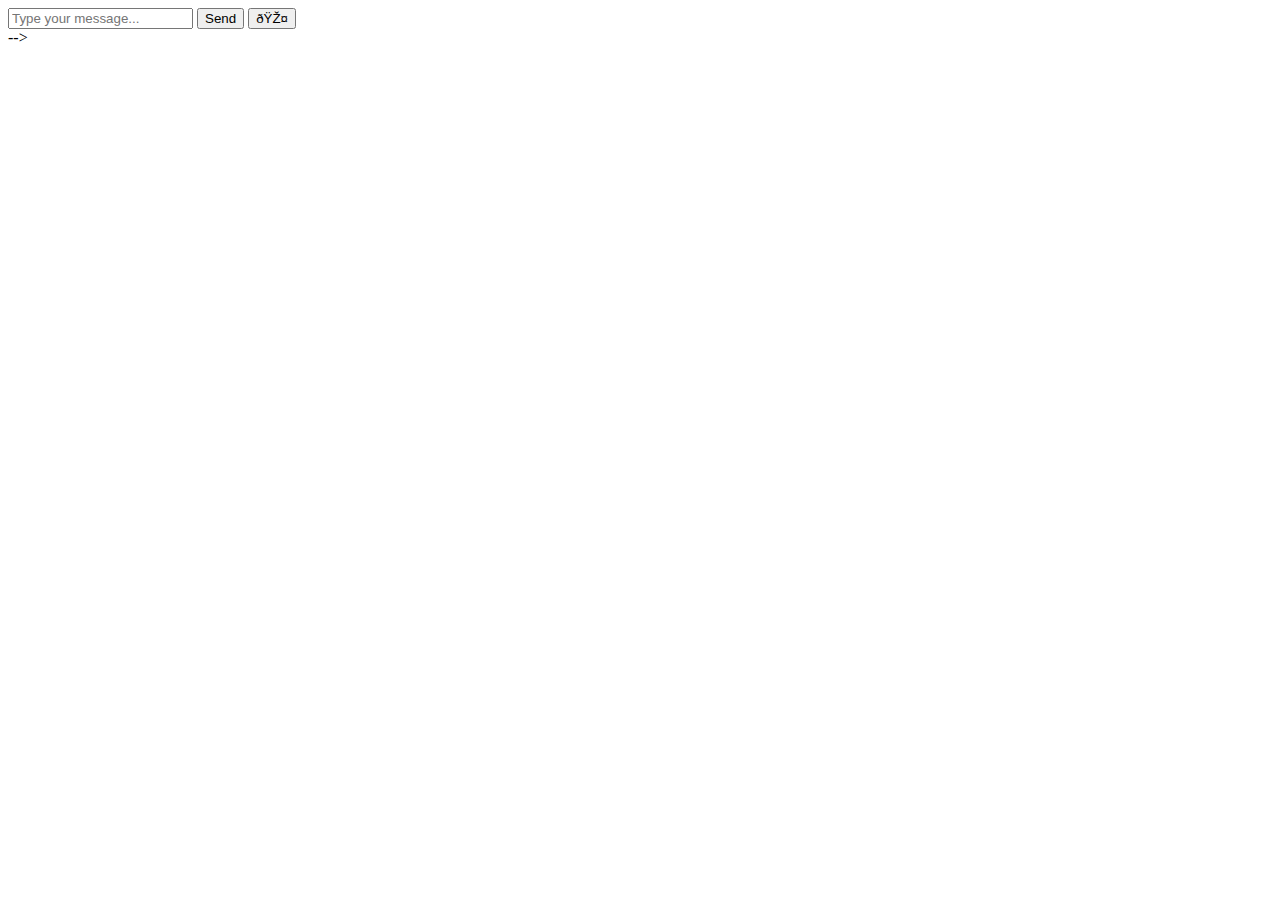
<file: bot.html>
<!-- <!DOCTYPE html>
<html lang="en">
<head>
    <meta charset="UTF-8">
    <meta name="viewport" content="width=device-width, initial-scale=1.0">
    <title>AI Chatbot</title>
    <link rel="stylesheet" href="bot.css">
    <script>
        // Configure the base URL for API calls
        const API_BASE_URL = 'http://localhost:5000';
    </script>
    <script src="script.js"></script>
</head>
<body>
    <div class="chat-container">
        <div class="chat-header">
            <h2>AI Chatbot</h2>
        </div>
        <div class="chat-box" id="chat-box">
            <!-- Chat messages will appear here -->
        </div>
        <div class="chat-input">
            <input type="text" id="user-input" placeholder="Type your message...">
            <button id="send-btn">Send</button>
            <button id="mic-btn">🎤</button>
        </div>
    </div>
</body>
</html> -->
</file>
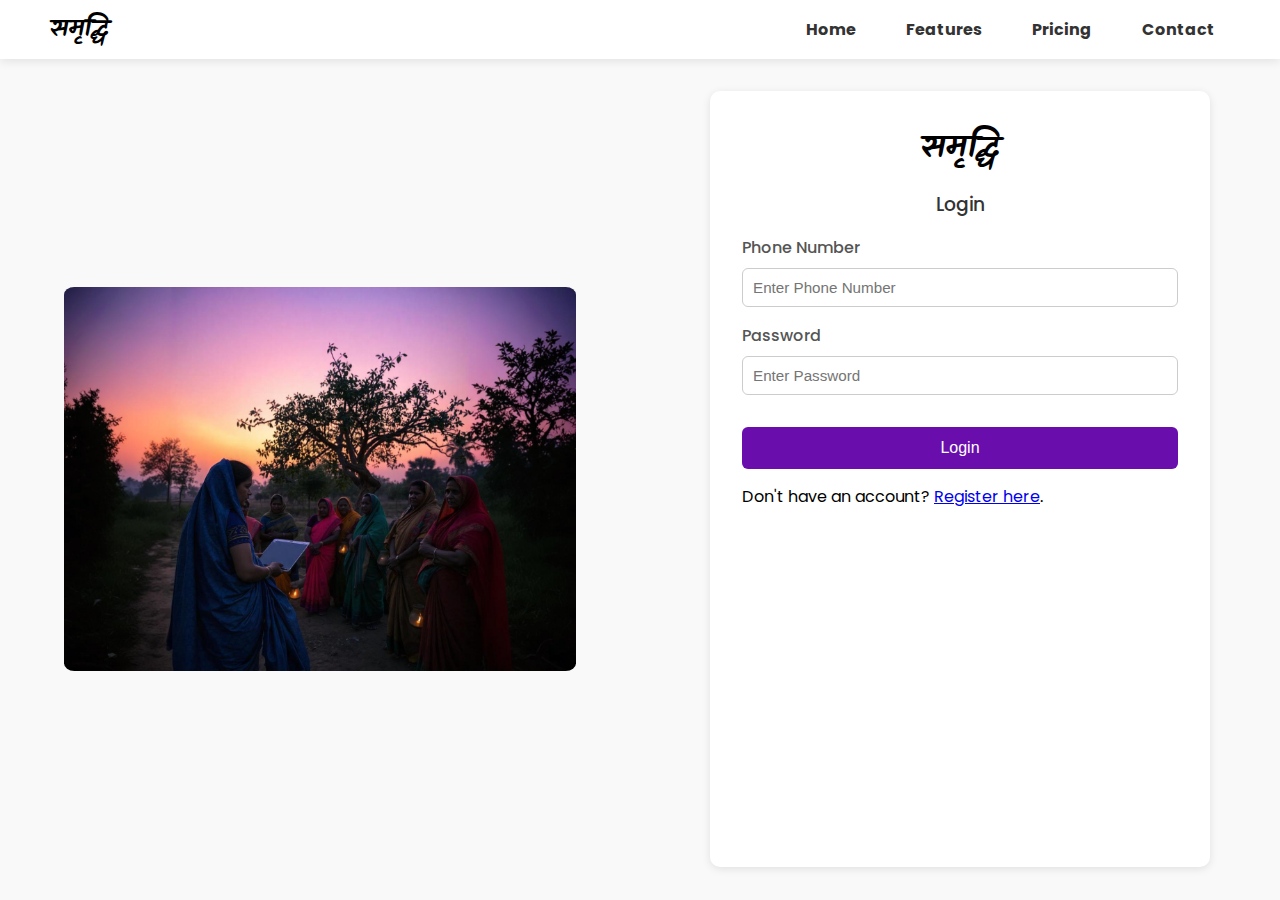
<file: login.html>
<!DOCTYPE html>
<html lang="en">
<head>
  <meta charset="UTF-8" />
  <meta name="viewport" content="width=device-width, initial-scale=1.0"/>
  <title>Login - SHG</title>
  <!-- Link to external CSS -->
  <link rel="stylesheet" href="signup.css" />

  <!-- Google Fonts -->
  <link
    href="https://fonts.googleapis.com/css2?family=Kalam:wght@400;700&family=Poppins:wght@300;400;500;600;700&display=swap"
    rel="stylesheet"
  />
</head>
<body>
  <!-- Top Navbar -->
  <nav>
    <div class="logo">समृद्धि</div>
    <ul class="nav-links">
      <li><a href="#">Home</a></li>
      <li><a href="#">Features</a></li>
      <li><a href="#">Pricing</a></li>
      <li><a href="#">Contact</a></li>
    </ul>
  </nav>

  <!-- Main Wrapper for the Image (Left) and Form (Right) -->
  <div class="wrapper">
    <!-- Left Column: Image -->
    <div class="left-col">
      <img src="image/i6.png" alt="SHG illustration" />
    </div>

    <!-- Right Column: Login Form -->
    <div class="right-col">
      <div class="form-container" style="width: 500px;">
        <h2 class="brand-logo">समृद्धि</h2>

        <form id="login-form">
          <h3>Login</h3>

          <!-- Phone Number Input -->
          <div class="form-row">
            <div class="input-group">
              <label for="phone">Phone Number</label>
              <input
                type="tel"
                id="phone"
                placeholder="Enter Phone Number"
                required
              />
            </div>
          </div>

          <!-- Password Input -->
          <div class="form-row">
            <div class="input-group">
              <label for="password">Password</label>
              <input
                type="password"
                id="password"
                placeholder="Enter Password"
                required
              />
            </div>
          </div>

          <!-- Submit Button -->
          <button type="submit">Login</button>

          <!-- Link to Registration Page -->
          <p class="register-link" style="margin-top: 15px;">
            Don't have an account? <a href="signup.html">Register here</a>.
          </p>
        </form>
      </div>
    </div>
  </div>

  <!-- Link to JavaScript -->
  <script src="login.js"></script>
</body>
</html>
</file>
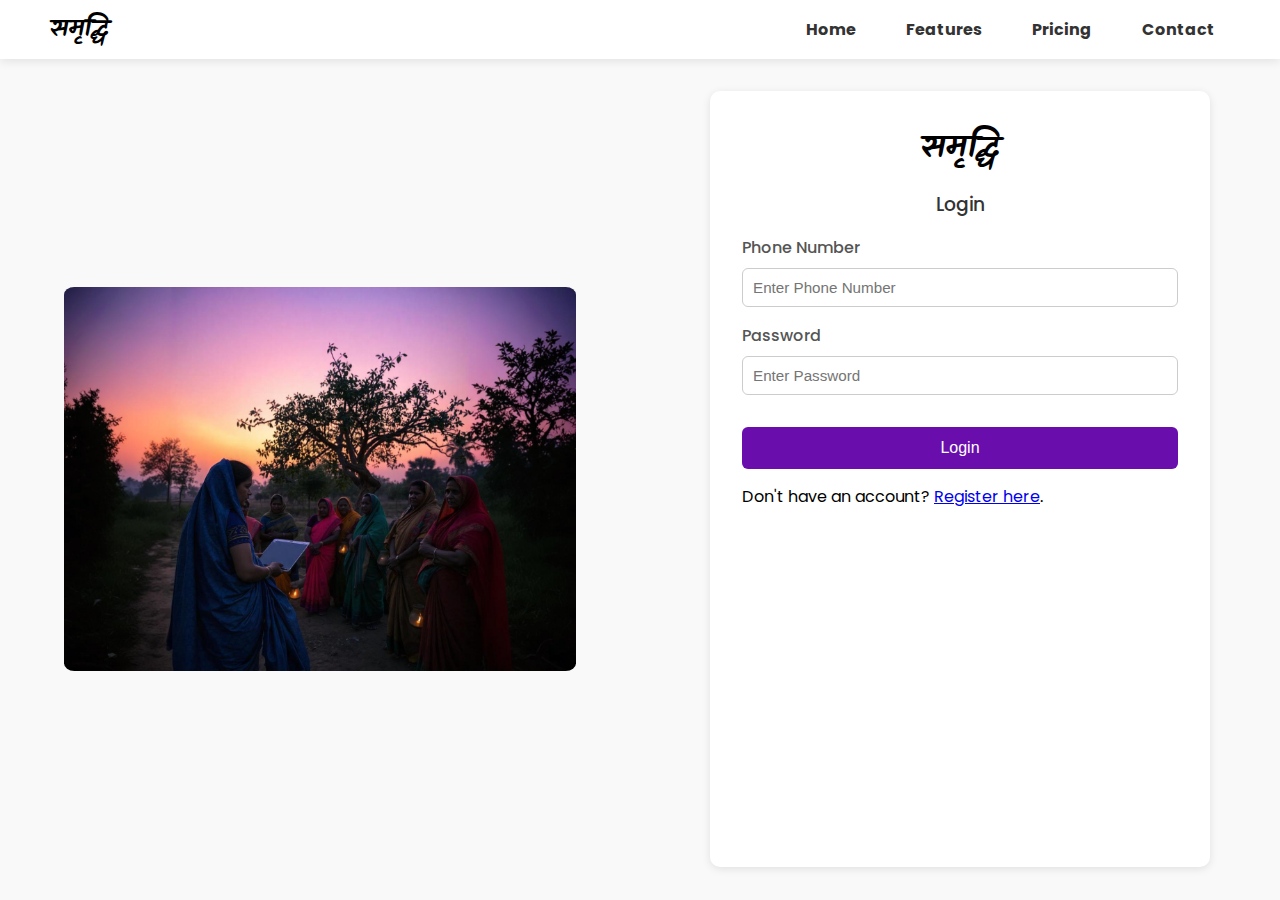
<file: profile.html>
<!DOCTYPE html>
<html lang="en">

<head>
  <meta charset="UTF-8" />
  <meta name="viewport" content="width=device-width, initial-scale=1.0" />
  <title>Profile - SHG</title>
  <!-- Link to external CSS -->
  <link rel="stylesheet" href="signup.css" />
  <style>
    
  </style>

  <!-- Google Fonts -->
  <link
    href="https://fonts.googleapis.com/css2?family=Kalam:wght@400;700&family=Poppins:wght@300;400;500;600;700&display=swap"
    rel="stylesheet" />
</head>

<body>
  <!-- Top Navbar -->
  <nav>
    <div class="logo">समृद्धि</div>
    <ul class="nav-links">
      <li><a href="mainPage2.html">Home</a></li>
      <li><a href="#">Features</a></li>
      <li><a href="#">Pricing</a></li>
      <li><a href="#">Contact</a></li>
    </ul>
  </nav>

  <!-- Main Wrapper for the Profile -->
  <div class="wrapper">
    <!-- Left Column: Image -->
    <div class="left-col">
      <img src="image/i6.png" alt="SHG illustration" />
    </div>

    <!-- Right Column: Profile Information -->
    <div class="right-col">
      <div class="form-container">
        <h2 class="brand-logo" style="font-size: 55px;">Profile</h2>

        <!-- Display User Information -->
        <div id="user-info">
          <h3 style="display: flex; justify-content: center; margin-bottom: 10px;">Basic Information</h3>
          <p><strong>SHG Name:</strong> <span id="shg-name" style="margin-left: 120px;"></span></p>
          <p><strong>Leader’s Name:</strong> <span id="leader-name" style="margin-left: 83px;"></span></p>
          <p><strong>Contact Number:</strong> <span id="contact-number" style="margin-left: 68px;"></span></p>
          <p><strong>Email:</strong> <span id="email" style="margin-left: 157px;"></span></p>
          <p><strong>Business Type:</strong> <span id="business-type" style="margin-left: 85px;"></span></p>
          <p><strong>Number of Members:</strong> <span id="members-count" style="margin-left: 33px;"></span></p>
          <!-- Add these two lines -->
          <p><strong>Current Status:</strong> <span id="lend-borrow-status" style="margin-left: 85px;"></span></p>
          <p><strong>Current Amount:</strong> <span id="lend-borrow-amount" style="margin-left: 68px;"></span></p>
        </div>

        <!-- Lend/Borrow Section -->
        <form id="lend-borrow-form">
          <h3 style="margin-top: 20px;">Lend or Borrow</h3>
          <div class="form-row">
            <div class="input-group">
              <label for="lend-borrow">Choose Action</label>
              <select id="lend-borrow" required>
                <option value="">Select</option>
                <option value="lend">Lend</option>
                <option value="borrow">Borrow</option>
              </select>
            </div>
            <div class="input-group">
              <label for="amount">Amount (₹)</label>
              <input type="number" id="amount" placeholder="Enter Amount" required min="0" />
            </div>
          </div>

          <!-- Add this right before the closing form tag -->
          <div style="display: flex; justify-content: space-between; margin-top: 20px; gap:35px;">
            <button type="submit" id="saveButton">Save</button>
            <button type="button" onclick="signOut()" style="background-color: #dc3545;">Sign Out</button>
          </div>
        </form>
      </div>
    </div>
  </div>

  <!-- Link to JavaScript -->
  <script src="profile.js"></script>
  <script>
    function signOut() {
      // Clear user data from localStorage
      localStorage.removeItem('loggedInUser');
      // Redirect to main page
      window.location.href = 'mainPage.html';
    }
  </script>
</body>

</html>
</file>
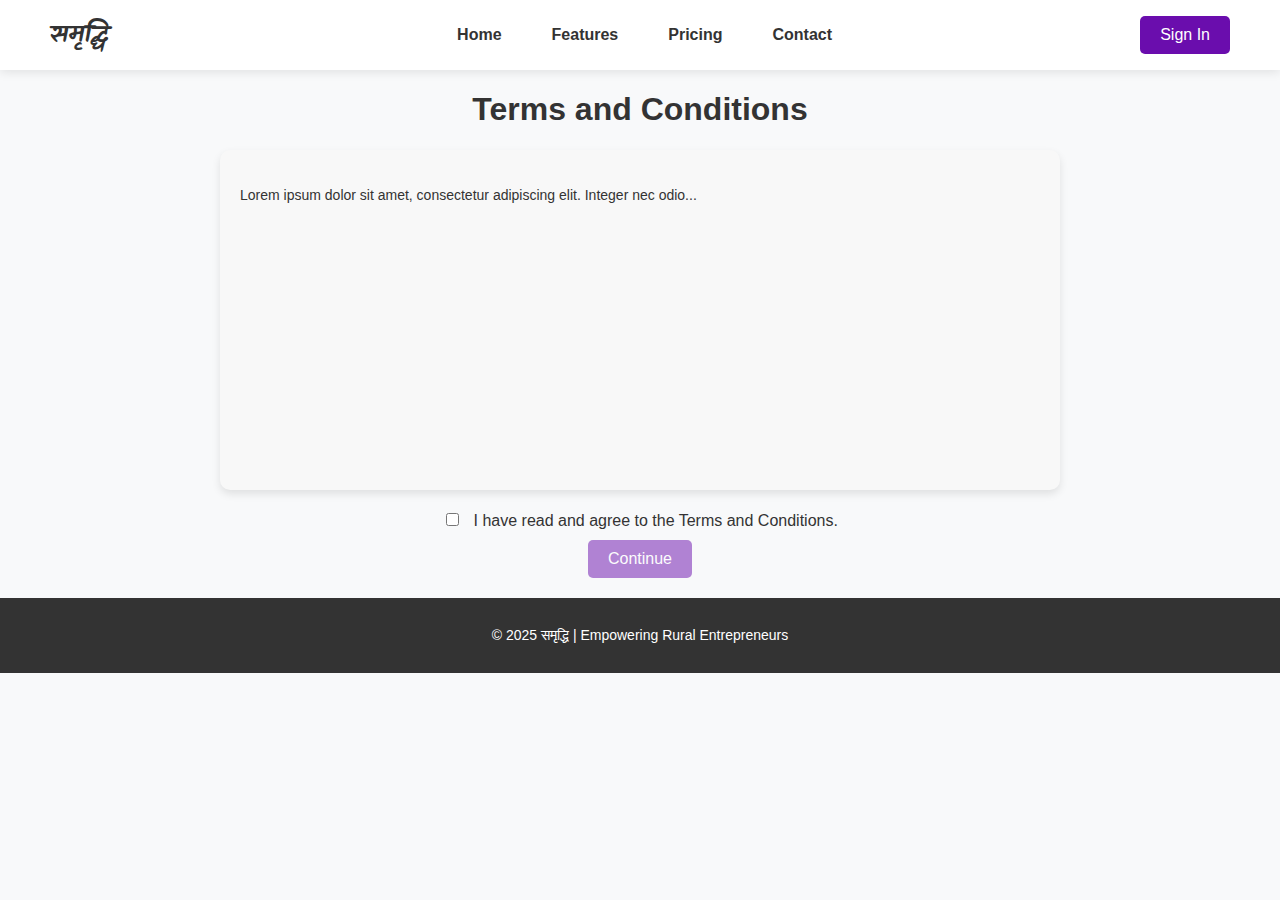
<file: termsCond.html>
<!DOCTYPE html>
<html lang="en">

<head>
    <meta charset="UTF-8">
    <meta name="viewport" content="width=device-width, initial-scale=1.0">
    <title>SHG Platform - Empowering Rural Businesses</title>
    <link rel="stylesheet" href="mainPage.css">

    <style>
        /* Terms and Conditions Styling */
        .tnc {
            padding: 20px;
            font-family: Arial, sans-serif;
            font-size: 14px;
            line-height: 1.6;
            color: #333;
            background: #f8f8f8;
            border-radius: 10px;
            box-shadow: 0px 4px 8px rgba(0, 0, 0, 0.1);
            max-width: 800px;
            margin: auto;
            text-align: justify;
            overflow-y: auto;
            height: 300px;
        }

        /* Checkbox and Continue Button */
        .tnc-container {
            text-align: center;
            margin-top: 20px;
        }

        #agree-checkbox {
            margin-right: 10px;
        }

        #continue-btn {
            background-color: #6a0dad;
            color: white;
            border: none;
            padding: 10px 20px;
            border-radius: 5px;
            cursor: not-allowed;
            opacity: 0.5;
            font-size: 16px;
            margin-top: 10px;
        }

        #continue-btn.active {
            cursor: pointer;
            opacity: 1;
        }
    </style>
</head>

<body>
    <!-- Navbar -->
    <nav>
        <div class="logo">समृद्धि</div>
        <ul class="nav-links">
            <li><a href="#">Home</a></li>
            <li><a href="#">Features</a></li>
            <li><a href="#">Pricing</a></li>
            <li><a href="#">Contact</a></li>
        </ul>
        <button class="login-btn">Sign In</button>
    </nav>

    <div class="head">
        <h1>Terms and Conditions</h1>
    </div>
    
    <!-- Terms and Conditions Section -->
    <div class="tnc">
        <p>Lorem ipsum dolor sit amet, consectetur adipiscing elit. Integer nec odio...</p>
        <!-- Add your full terms and conditions text here -->
    </div>

    <!-- Checkbox and Continue Button -->
    <div class="tnc-container">
        <label>
            <input type="checkbox" id="agree-checkbox" onchange="toggleContinueButton()"> I have read and agree to the Terms and Conditions.
        </label>
        <br>
        <button id="continue-btn" disabled>Continue</button>
    </div>

    <script>
        function toggleContinueButton() {
            var checkbox = document.getElementById("agree-checkbox");
            var button = document.getElementById("continue-btn");

            if (checkbox.checked) {
                button.disabled = false;
                button.classList.add("active");
            } else {
                button.disabled = true;
                button.classList.remove("active");
            }
        }
    </script>

    <!-- Footer -->
    <footer>
        <p>© 2025 समृद्धि | Empowering Rural Entrepreneurs</p>
    </footer>

</body>

</html>
</file>
<file: signup.css>
/* ------------------------------------------------------
   FONTS
   - 'Kalam' for the brand logo
   - 'Poppins' for the main text
------------------------------------------------------- */
* {
    margin: 0;
    padding: 0;
    box-sizing: border-box;
}

html,
body {
    overflow: hidden;
    /* Prevent scrolling */
    height: 100vh;
    /* Full viewport height */
}

/* NAVBAR */
nav {
    display: flex;
    justify-content: space-between;
    align-items: center;
    background: white;
    padding: 10px 50px;
    box-shadow: 0px 2px 10px rgba(0, 0, 0, 0.1);
    position: relative;
}

.logo {
    font-size: 24px;
    font-weight: bold;
    font-family: 'Kalam', cursive;
}

.nav-links {
    list-style: none;
    display: flex;
    align-items: center;
    gap: 20px;
}

.nav-links li {
    margin: 0 15px;
}

.nav-links a {
    text-decoration: none;
    color: #333;
    font-size: 16px;
    font-weight: bold;
    padding: 5px 0;
    position: relative;
    transition: color 0.3s ease-in-out;
}

.nav-links li a:hover {
    color: #6a0dad;
    /* Purple-ish on hover */
}

/* Underline animation */
.nav-links li a::after {
    content: "";
    position: absolute;
    left: 0;
    bottom: -3px;
    width: 100%;
    height: 2px;
    background-color: #6a0dad;
    transform: scaleX(0);
    transition: transform 0.3s ease-in-out;
}

.nav-links li a:hover::after {
    transform: scaleX(1);
}

.login-btn {
    background: #6a0dad;
    color: #fff;
    border: none;
    padding: 8px 16px;
    border-radius: 6px;
    cursor: pointer;
    font-size: 16px;
    font-weight: bold;
}

/* BODY */
body {
    font-family: 'Poppins', sans-serif;
    background-color: #f9f9f9;
}

/* WRAPPER: 2-column layout (left image, right form) */
.wrapper {
    display: flex;
    min-height: calc(100vh - 60px);
    /* Subtract navbar height if you like */
}

/* LEFT COLUMN (Image) */
.left-col {
    flex: 1;
    overflow: hidden;
    /* If using background or large image, helps containment */
    display: flex;
    align-items: center;
    justify-content: center;
    /* Option A: if you want a background image in CSS, do this:
       background: url('your-image.jpg') center/cover no-repeat;
    */
}

.left-col img {
    width: 80%;
    height: auto;
    max-height: 105vh;
    object-fit: cover;
    border-radius: 2%;
}

/* RIGHT COLUMN (Form) */
.right-col {
    flex: 1;
    display: flex;
    justify-content: center;
}

/* FORM CONTAINER */
.form-container {
    background: #fff;
    padding: 2rem;
    border-radius: 10px;
    box-shadow: 0 2px 8px rgba(0, 0, 0, 0.1);
    width: 100%;
    max-width: 600px;
    margin: 2rem;
}

/* BRAND LOGO INSIDE FORM */
.brand-logo {
    font-family: 'Kalam', cursive;
    font-size: 2rem;
    text-align: center;
    color: #000;
    margin-bottom: 1rem;
}

/* FORM HEADINGS */
form h3 {
    text-align: center;
    color: #333;
    font-weight: 500;
    margin-bottom: 1rem;
}

/* FORM ROWS */
.form-row {
    display: flex;
    gap: 20px;
    margin-bottom: 1rem;
}

.input-group {
    flex: 1;
}

/* LABELS & INPUTS */
label {
    font-weight: 500;
    display: block;
    margin-bottom: 0.5rem;
    color: #555;
}

input,
select {
    width: 100%;
    padding: 10px;
    border-radius: 6px;
    border: 1px solid #ccc;
    font-size: 0.95rem;
    outline: none;
    transition: border-color 0.2s;
}

input:focus,
select:focus {
    border-color: #6C63FF;
    /* Purple border on focus */
}

/* SUBMIT BUTTON */
button {
    display: inline-block;
    width: 100%;
    padding: 12px;
    background: #6a0dad;
    /* Primary brand color */
    color: #fff;
    border: none;
    border-radius: 6px;
    cursor: pointer;
    font-size: 1rem;
    font-weight: 500;
    transition: bg 0.3s, transform 0.1s;
    margin-top: 1rem;
}

button:hover {
    background: #5a52d6;
}

button:active {
    transform: scale(0.98);
}

/* RESPONSIVE ADJUSTMENTS */
@media (max-width: 992px) {
    .wrapper {
        flex-direction: column;
    }

    .left-col,
    .right-col {
        width: 100%;
        min-height: 300px;
        /* Provide some height if needed */
    }

    .left-col img {
        height: auto;
    }
}
</file>
<file: mainPage.css>
/* General Styles */
@import url('https://fonts.googleapis.com/css2?family=Comic+Neue:ital,wght@0,300;0,400;0,700;1,300;1,400;1,700&family=Lato:ital,wght@0,100;0,300;0,400;0,700;0,900;1,100;1,300;1,400;1,700;1,900&family=Playwrite+CU:wght@100..400&family=Poppins:ital,wght@0,100;0,200;0,300;0,400;0,500;0,600;0,700;0,800;0,900;1,100;1,200;1,300;1,400;1,500;1,600;1,700;1,800;1,900&family=Roboto:ital,wght@0,100;0,300;0,400;0,500;0,700;0,900;1,100;1,300;1,400;1,500;1,700;1,900&display=swap');

@import url('https://fonts.googleapis.com/css2?family=Comic+Neue:ital,wght@0,300;0,400;0,700;1,300;1,400;1,700&family=Kalam:wght@300;400;700&family=Lato:ital,wght@0,100;0,300;0,400;0,700;0,900;1,100;1,300;1,400;1,700;1,900&family=Playwrite+CU:wght@100..400&family=Poppins:ital,wght@0,100;0,200;0,300;0,400;0,500;0,600;0,700;0,800;0,900;1,100;1,200;1,300;1,400;1,500;1,600;1,700;1,800;1,900&family=Roboto:ital,wght@0,100;0,300;0,400;0,500;0,700;0,900;1,100;1,300;1,400;1,500;1,700;1,900&display=swap');

.logo{
    font-family: Kalam;
}

body {
    font-family: 'Arial', sans-serif;
    margin: 0;
    padding: 0;
    background: #f8f9fa;
    color: #333;
    text-align: center;
}

/* Navbar */
nav {
    display: flex;
    justify-content: space-between;
    align-items: center;
    background: white;
    padding: 10px 50px;
    box-shadow: 0px 2px 10px rgba(0, 0, 0, 0.1);
    position: relative;
}

.logo {
    font-size: 24px;
    font-weight: bold;
}

.nav-links {
    list-style: none;
    display: flex;
    align-items: center;
    gap: 20px;
}


.nav-links li {
    margin: 0 15px;
}

.nav-links a {
    text-decoration: none;
    color: #333;
    font-size: 16px;
    font-weight: bold;
}
.nav-links li a {
    text-decoration: none;
    color: #333;
    font-size: 16px;
    font-weight: bold;
    padding: 5px 0;
    position: relative;
    transition: color 0.3s ease-in-out;
}

.nav-links li a:hover {
    color: #6a0dad; /* Change color on hover */
}

.nav-links li a::after {
    content: "";
    position: absolute;
    left: 0;
    bottom: -3px;
    width: 100%;
    height: 2px;
    background-color: #6a0dad; /* Underline color */
    transform: scaleX(0);
    transition: transform 0.3s ease-in-out;
}

.nav-links li a:hover::after {
    transform: scaleX(1);
}

.login-btn {
    background: #6a0dad;
    color: white;
    border: none;
    padding: 10px 20px;
    cursor: pointer;
    font-size: 16px;
    border-radius: 5px;
}

.login-btn:hover {
    background: #5a0ca8;
}

/* Hero Section */
.hero {
    padding: 80px 20px;
    background: white;
    text-align: center;
}

.hero h1 {
    font-size: 80px;
    margin-bottom: 10px;
    font-family: 'Comic Neue','Poppins', sans-serif;
}

.highlight {
    color: #ff9800;
}

.hero p {
    font-size: 24px;
    color: #606060;
    margin-bottom: 20px;
}

.cta-buttons {
    margin: 20px 0;
}

.primary-btn, .secondary-btn {
    padding: 12px 25px;
    font-size: 16px;
    border: none;
    cursor: pointer;
    border-radius: 5px;
    margin: 5px;
}

.primary-btn {
    background: #6a0dad;
    color: white;
}

.primary-btn:hover {
    background: #5a0ca8;
}

.secondary-btn {
    background: white;
    color: #6a0dad;
    border: 2px solid #6a0dad;
}

.secondary-btn:hover {
    background: #6a0dad;
    color: white;
}

.pricing-info {
    font-size: 18px;
    color: #666;
    margin-top: 10px;
}

/* Features Section */
.features {
    padding: 50px 20px;
    background: #f8f9fa;
}

.features h2 {
    font-size: 28px;
    margin-bottom: 30px;
}

.feature-grid {
    display: grid;
    grid-template-columns: repeat(auto-fit, minmax(250px, 1fr));
    gap: 20px;
    max-width: 1000px;
    margin: auto;
}

/* Feature Box with Full-Width Image */
.feature {
    position: relative;
    overflow: hidden;
    border-radius: 10px;
    cursor: pointer;
}

.feature-img {
    width: 100%;
    height: 200px;
    background-size: cover;
    background-position: center;
    transition: filter 0.3s ease-in-out;
}

.feature-text {
    position: absolute;
    top: 50%;
    left: 50%;
    transform: translate(-50%, -50%);
    text-align: center;
    color: white;
    opacity: 0;
    transition: opacity 0.3s ease-in-out;
}

.feature h3 {
    font-size: 18px;
    margin-bottom: 5px;
}

.feature p {
    font-size: 14px;
}

/* Hover Effect */
.feature:hover .feature-img {
    filter: brightness(50%);
}

.feature:hover .feature-text {
    opacity: 1;
}

/* Footer */
footer {
    background: #333;
    color: white;
    padding: 15px;
    font-size: 14px;
    margin-top: 20px;
}
</file>
